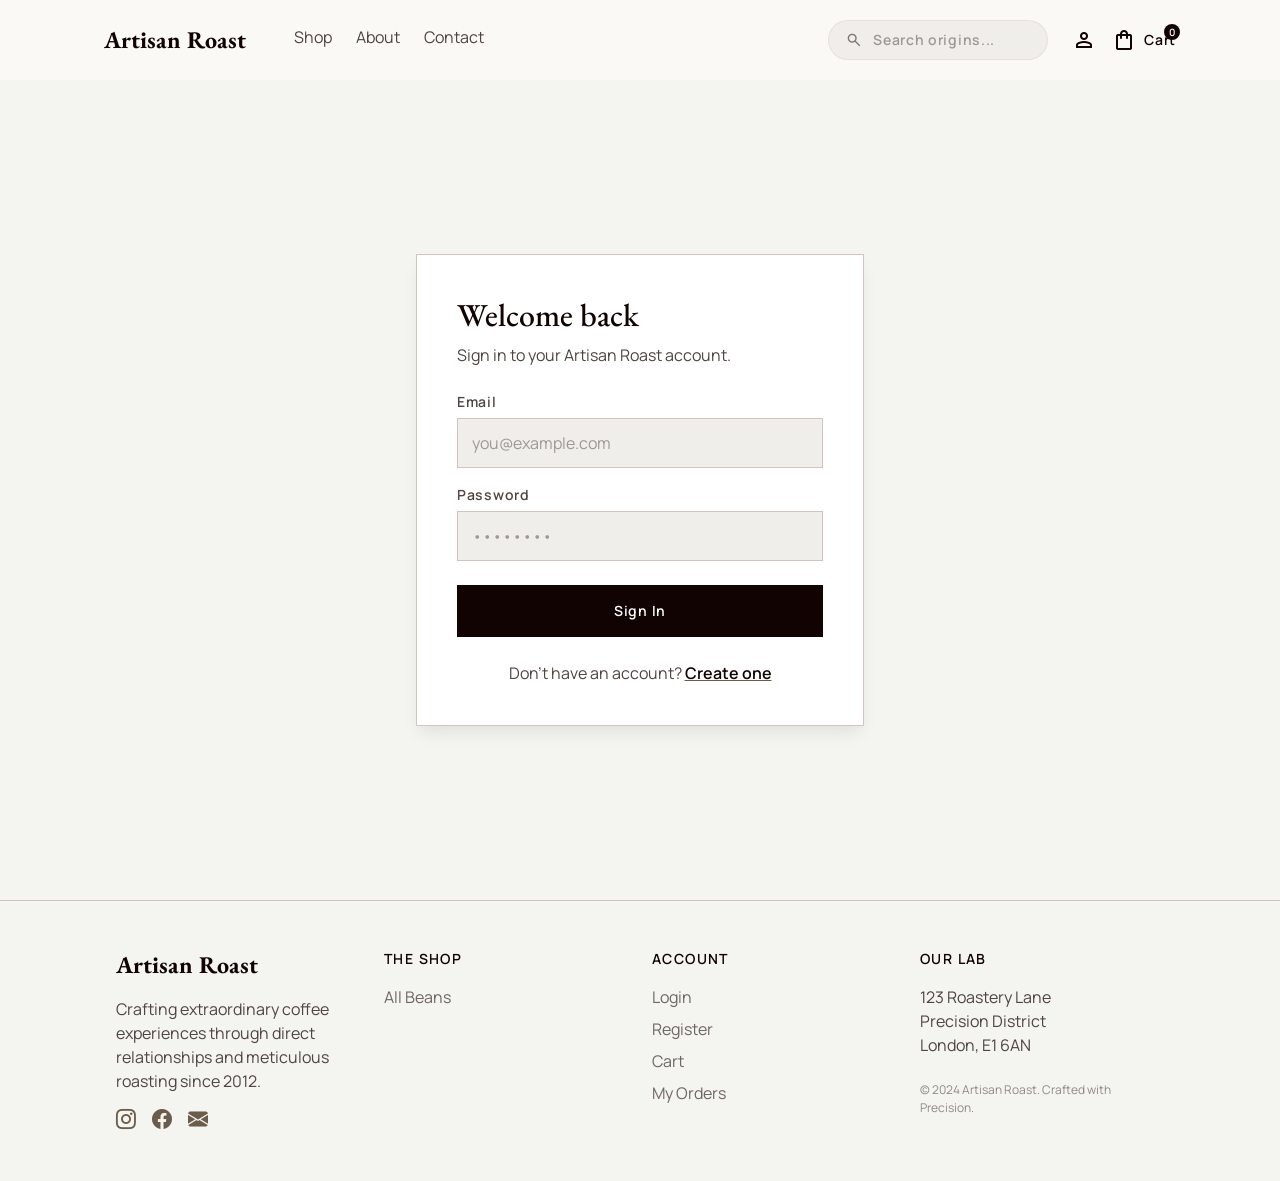
<file: login.html>
<!DOCTYPE html>
<html lang="en">

<head>
    <meta charset="utf-8" />
    <meta content="width=device-width, initial-scale=1.0" name="viewport" />
    <title>Login | Artisan Roast</title>
    <!-- Bootstrap 5 -->
    <link href="https://cdn.jsdelivr.net/npm/bootstrap@5.3.3/dist/css/bootstrap.min.css" rel="stylesheet" />
    <link href="https://fonts.googleapis.com/css2?family=EB+Garamond:ital,wght@0,400..800;1,400..800&amp;family=Manrope:wght@200..800&amp;display=swap" rel="stylesheet" />
    <link href="https://fonts.googleapis.com/css2?family=Material+Symbols+Outlined:wght,FILL@100..700,0..1&amp;display=swap" rel="stylesheet" />
    <link href="https://cdn.jsdelivr.net/npm/bootstrap-icons@1.11.3/font/bootstrap-icons.min.css" rel="stylesheet" />
    <link href="index.css" rel="stylesheet" />
</head>

<body>
    <!-- TopNavBar -->
    <header id="top-nav" class="w-100">
        <nav class="d-flex justify-content-between align-items-center w-100 px-margin container-max nav-height">
            <div class="d-flex align-items-center gap-5">
                <a class="font-headline-sm fw-bold text-primary-c text-decoration-none" href="index.html">Artisan Roast</a>
                <div class="d-none d-md-flex gap-4 align-items-center">
                    <a class="nav-link-ar" href="/shop">Shop</a>
                    <a class="nav-link-ar" href="/about">About</a>
                    <a class="nav-link-ar" href="index.html#footer">Contact</a>
                </div>
            </div>
            <div class="d-flex align-items-center gap-4">
                <form class="d-none d-md-flex align-items-center px-3 py-2 search-pill" action="/shop" method="get">
                    <span class="material-symbols-outlined text-outline icon-18">search</span>
                    <input class="font-label-md ms-2" name="q" placeholder="Search origins..." type="text" />
                </form>
                <div class="d-flex align-items-center gap-3">
                    <a class="btn p-0 border-0 material-symbols-outlined text-primary-c text-decoration-none" href="login.html" aria-label="Account">person</a>
                    <a class="btn p-0 border-0 position-relative d-flex align-items-center gap-2 font-label-md text-primary-c text-decoration-none" href="/cart">
                        <span class="material-symbols-outlined">shopping_bag</span>
                        <span class="d-none d-sm-inline">Cart</span>
                        <span class="cart-badge">0</span>
                    </a>
                </div>
                <button class="btn p-0 border-0 d-md-none material-symbols-outlined text-primary-c" type="button" data-bs-toggle="collapse" data-bs-target="#mobileMenu" aria-controls="mobileMenu" aria-expanded="false" aria-label="Toggle menu">menu</button>
            </div>
        </nav>
        <!-- Mobile menu (revealed by the hamburger below md) -->
        <div class="collapse d-md-none" id="mobileMenu">
            <div class="px-margin py-3 d-flex flex-column gap-3 mobile-menu">
                <a class="nav-link-ar" href="/shop">Shop</a>
                <a class="nav-link-ar" href="/about">About</a>
                <a class="nav-link-ar" href="index.html#footer">Contact</a>
                <form class="d-flex align-items-center px-3 py-2 search-pill" action="/shop" method="get">
                    <span class="material-symbols-outlined text-outline icon-18">search</span>
                    <input class="font-label-md ms-2" name="q" placeholder="Search origins..." type="text" />
                </form>
            </div>
        </div>
    </header>

    <main>
        <section class="auth-wrap px-margin">
            <div class="auth-card">
                <h1 class="font-headline-md text-primary-c mb-2">Welcome back</h1>
                <!-- <div class="auth-divider"></div> -->
                <p class="text-on-surface-variant font-body-md mb-4">Sign in to your Artisan Roast account.</p>

                <form class="d-flex flex-column gap-3" action="/api/auth/login" method="post">
                    <div class="ar-field">
                        <label class="ar-label" for="email">Email</label>
                        <input class="ar-input" id="email" name="email" type="email" placeholder="you@example.com" required />
                    </div>
                    <div class="ar-field">
                        <label class="ar-label" for="password">Password</label>
                        <input class="ar-input" id="password" name="password" type="password" placeholder="••••••••" required />
                    </div>
                    <button class="btn-ar-primary w-100 py-3 font-label-md mt-2" type="submit">Sign In</button>
                </form>

                <p class="text-on-surface-variant font-body-md text-center mt-4 mb-0">
                    Don't have an account?
                    <a class="auth-alt-link" href="register.html">Create one</a>
                </p>
            </div>
        </section>
    </main>

    <!-- Footer -->
    <footer class="footer w-100 py-5" id="footer">
        <div class="row gx-gutter g-4 px-margin container-max">
            <div class="col-12 col-md-3">
                <a class="font-headline-sm text-primary-c d-block fw-bold text-decoration-none" href="index.html">Artisan Roast</a>
                <p class="text-on-surface-variant font-body-md small mt-3">
                    Crafting extraordinary coffee experiences through direct relationships and meticulous roasting since 2012.
                </p>
                <div class="d-flex gap-3">
                    <a class="social-link" href="https://www.instagram.com/artisanroast" target="_blank" rel="noopener" aria-label="Instagram"><i class="bi bi-instagram"></i></a>
                    <a class="social-link" href="https://www.facebook.com/artisanroast" target="_blank" rel="noopener" aria-label="Facebook"><i class="bi bi-facebook"></i></a>
                    <a class="social-link" href="mailto:hello@artisanroast.coffee" aria-label="Email us"><i class="bi bi-envelope-fill"></i></a>
                </div>
            </div>
            <div class="col-12 col-md-3">
                <h4 class="font-label-md text-primary-c uppercase-wide">The Shop</h4>
                <ul class="list-unstyled d-flex flex-column gap-2 mt-3">
                    <li><a class="footer-link underline" href="/shop">All Beans</a></li>
                </ul>
            </div>
            <div class="col-12 col-md-3">
                <h4 class="font-label-md text-primary-c uppercase-wide">Account</h4>
                <ul class="list-unstyled d-flex flex-column gap-2 mt-3">
                    <li><a class="footer-link" href="login.html">Login</a></li>
                    <li><a class="footer-link" href="register.html">Register</a></li>
                    <li><a class="footer-link" href="/cart">Cart</a></li>
                    <li><a class="footer-link" href="/account/orders">My Orders</a></li>
                </ul>
            </div>
            <div class="col-12 col-md-3">
                <h4 class="font-label-md text-primary-c uppercase-wide">Our Lab</h4>
                <p class="text-on-surface-variant font-body-md small mt-3">
                    123 Roastery Lane<br />
                    Precision District<br />
                    London, E1 6AN
                </p>
                <div class="pt-2">
                    <p class="text-on-surface-variant copyright">© 2024 Artisan Roast. Crafted with Precision.</p>
                </div>
            </div>
        </div>
    </footer>
    <script src="https://cdn.jsdelivr.net/npm/bootstrap@5.3.3/dist/js/bootstrap.bundle.min.js"></script>
    <script>
    // Scroll interaction for the TopAppBar
    window.addEventListener('scroll', () => {
        const header = document.getElementById('top-nav');
        if (window.scrollY > 50) {
            header.classList.add('scrolled');
        } else {
            header.classList.remove('scrolled');
        }
    });
    </script>
</body>

</html>
</file>
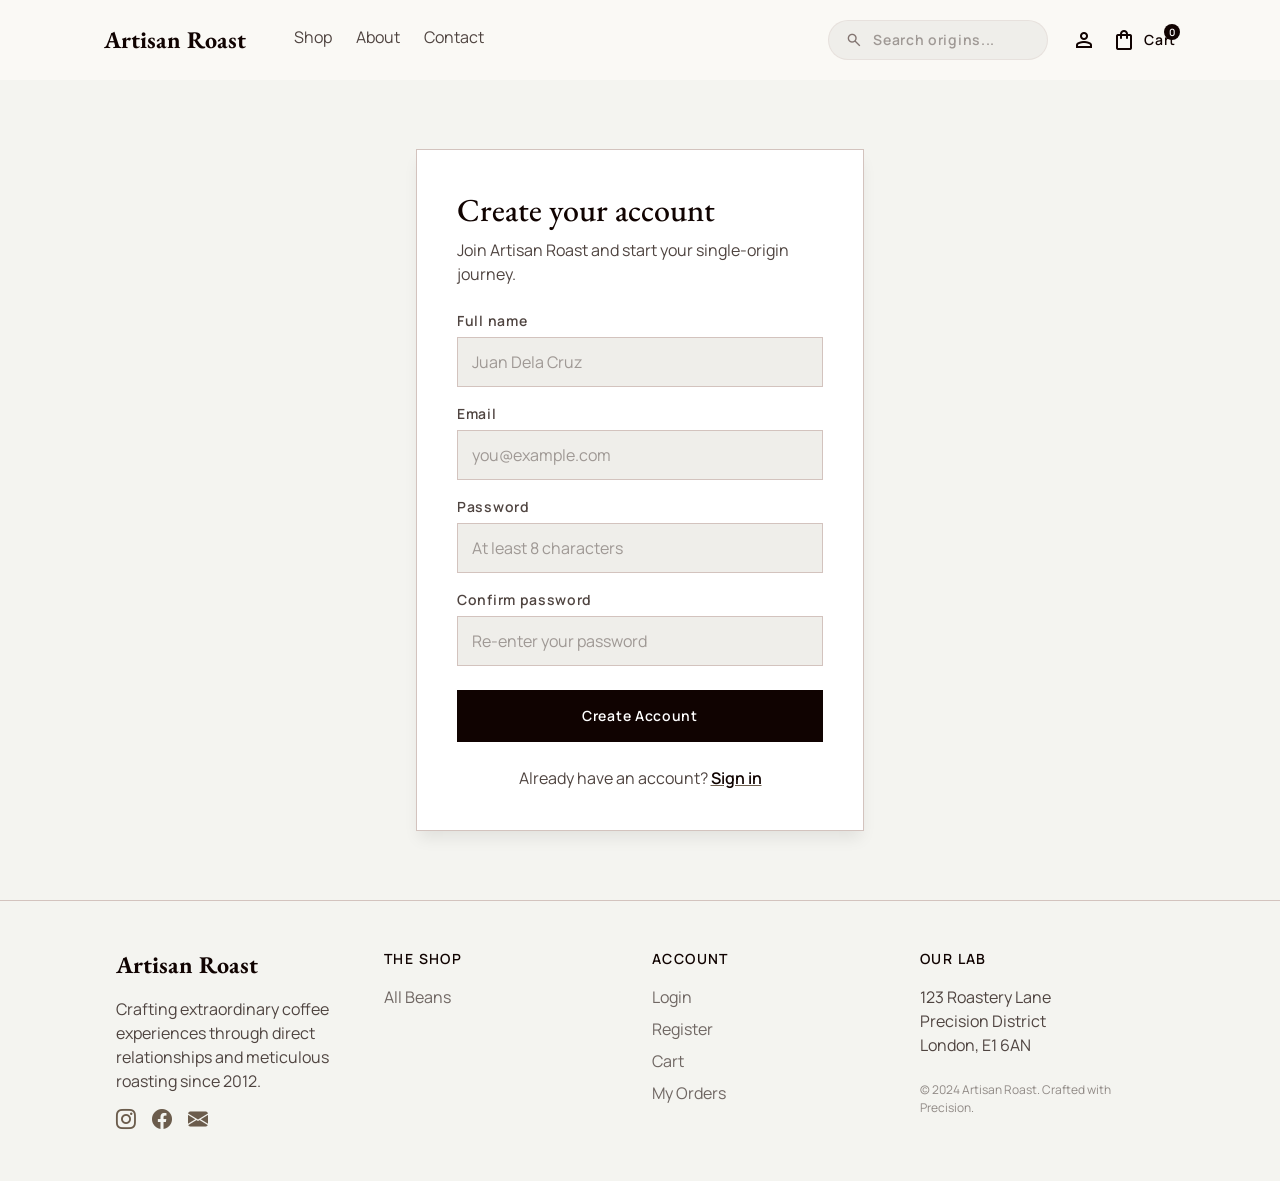
<file: register.html>
<!DOCTYPE html>
<html lang="en">

<head>
    <meta charset="utf-8" />
    <meta content="width=device-width, initial-scale=1.0" name="viewport" />
    <title>Register | Artisan Roast</title>
    <!-- Bootstrap 5 -->
    <link href="https://cdn.jsdelivr.net/npm/bootstrap@5.3.3/dist/css/bootstrap.min.css" rel="stylesheet" />
    <link href="https://fonts.googleapis.com/css2?family=EB+Garamond:ital,wght@0,400..800;1,400..800&amp;family=Manrope:wght@200..800&amp;display=swap" rel="stylesheet" />
    <link href="https://fonts.googleapis.com/css2?family=Material+Symbols+Outlined:wght,FILL@100..700,0..1&amp;display=swap" rel="stylesheet" />
    <link href="https://cdn.jsdelivr.net/npm/bootstrap-icons@1.11.3/font/bootstrap-icons.min.css" rel="stylesheet" />
    <link href="index.css" rel="stylesheet" />
</head>

<body>
    <!-- TopNavBar -->
    <header id="top-nav" class="w-100">
        <nav class="d-flex justify-content-between align-items-center w-100 px-margin container-max nav-height">
            <div class="d-flex align-items-center gap-5">
                <a class="font-headline-sm fw-bold text-primary-c text-decoration-none" href="index.html">Artisan Roast</a>
                <div class="d-none d-md-flex gap-4 align-items-center">
                    <a class="nav-link-ar" href="/shop">Shop</a>
                    <a class="nav-link-ar" href="/about">About</a>
                    <a class="nav-link-ar" href="index.html#footer">Contact</a>
                </div>
            </div>
            <div class="d-flex align-items-center gap-4">
                <form class="d-none d-md-flex align-items-center px-3 py-2 search-pill" action="/shop" method="get">
                    <span class="material-symbols-outlined text-outline icon-18">search</span>
                    <input class="font-label-md ms-2" name="q" placeholder="Search origins..." type="text" />
                </form>
                <div class="d-flex align-items-center gap-3">
                    <a class="btn p-0 border-0 material-symbols-outlined text-primary-c text-decoration-none" href="login.html" aria-label="Account">person</a>
                    <a class="btn p-0 border-0 position-relative d-flex align-items-center gap-2 font-label-md text-primary-c text-decoration-none" href="/cart">
                        <span class="material-symbols-outlined">shopping_bag</span>
                        <span class="d-none d-sm-inline">Cart</span>
                        <span class="cart-badge">0</span>
                    </a>
                </div>
                <button class="btn p-0 border-0 d-md-none material-symbols-outlined text-primary-c" type="button" data-bs-toggle="collapse" data-bs-target="#mobileMenu" aria-controls="mobileMenu" aria-expanded="false" aria-label="Toggle menu">menu</button>
            </div>
        </nav>
        <!-- Mobile menu (revealed by the hamburger below md) -->
        <div class="collapse d-md-none" id="mobileMenu">
            <div class="px-margin py-3 d-flex flex-column gap-3 mobile-menu">
                <a class="nav-link-ar" href="/shop">Shop</a>
                <a class="nav-link-ar" href="/about">About</a>
                <a class="nav-link-ar" href="index.html#footer">Contact</a>
                <form class="d-flex align-items-center px-3 py-2 search-pill" action="/shop" method="get">
                    <span class="material-symbols-outlined text-outline icon-18">search</span>
                    <input class="font-label-md ms-2" name="q" placeholder="Search origins..." type="text" />
                </form>
            </div>
        </div>
    </header>

    <main>
        <section class="auth-wrap px-margin">
            <div class="auth-card">
                <h1 class="font-headline-md text-primary-c mb-2">Create your account</h1>
                <!-- <div class="auth-divider"></div> -->
                <p class="text-on-surface-variant font-body-md mb-4">Join Artisan Roast and start your single-origin journey.</p>

                <form class="d-flex flex-column gap-3" action="/api/auth/register" method="post">
                    <div class="ar-field">
                        <label class="ar-label" for="name">Full name</label>
                        <input class="ar-input" id="name" name="name" type="text" placeholder="Juan Dela Cruz" required />
                    </div>
                    <div class="ar-field">
                        <label class="ar-label" for="email">Email</label>
                        <input class="ar-input" id="email" name="email" type="email" placeholder="you@example.com" required />
                    </div>
                    <div class="ar-field">
                        <label class="ar-label" for="password">Password</label>
                        <input class="ar-input" id="password" name="password" type="password" placeholder="At least 8 characters" minlength="8" required />
                    </div>
                    <div class="ar-field">
                        <label class="ar-label" for="confirm">Confirm password</label>
                        <input class="ar-input" id="confirm" name="confirm" type="password" placeholder="Re-enter your password" minlength="8" required />
                    </div>
                    <button class="btn-ar-primary w-100 py-3 font-label-md mt-2" type="submit">Create Account</button>
                </form>

                <p class="text-on-surface-variant font-body-md text-center mt-4 mb-0">
                    Already have an account?
                    <a class="auth-alt-link" href="login.html">Sign in</a>
                </p>
            </div>
        </section>
    </main>

    <!-- Footer -->
    <footer class="footer w-100 py-5" id="footer">
        <div class="row gx-gutter g-4 px-margin container-max">
            <div class="col-12 col-md-3">
                <a class="font-headline-sm text-primary-c d-block fw-bold text-decoration-none" href="index.html">Artisan Roast</a>
                <p class="text-on-surface-variant font-body-md small mt-3">
                    Crafting extraordinary coffee experiences through direct relationships and meticulous roasting since 2012.
                </p>
                <div class="d-flex gap-3">
                    <a class="social-link" href="https://www.instagram.com/artisanroast" target="_blank" rel="noopener" aria-label="Instagram"><i class="bi bi-instagram"></i></a>
                    <a class="social-link" href="https://www.facebook.com/artisanroast" target="_blank" rel="noopener" aria-label="Facebook"><i class="bi bi-facebook"></i></a>
                    <a class="social-link" href="mailto:hello@artisanroast.coffee" aria-label="Email us"><i class="bi bi-envelope-fill"></i></a>
                </div>
            </div>
            <div class="col-12 col-md-3">
                <h4 class="font-label-md text-primary-c uppercase-wide">The Shop</h4>
                <ul class="list-unstyled d-flex flex-column gap-2 mt-3">
                    <li><a class="footer-link underline" href="/shop">All Beans</a></li>
                </ul>
            </div>
            <div class="col-12 col-md-3">
                <h4 class="font-label-md text-primary-c uppercase-wide">Account</h4>
                <ul class="list-unstyled d-flex flex-column gap-2 mt-3">
                    <li><a class="footer-link" href="login.html">Login</a></li>
                    <li><a class="footer-link" href="register.html">Register</a></li>
                    <li><a class="footer-link" href="/cart">Cart</a></li>
                    <li><a class="footer-link" href="/account/orders">My Orders</a></li>
                </ul>
            </div>
            <div class="col-12 col-md-3">
                <h4 class="font-label-md text-primary-c uppercase-wide">Our Lab</h4>
                <p class="text-on-surface-variant font-body-md small mt-3">
                    123 Roastery Lane<br />
                    Precision District<br />
                    London, E1 6AN
                </p>
                <div class="pt-2">
                    <p class="text-on-surface-variant copyright">© 2024 Artisan Roast. Crafted with Precision.</p>
                </div>
            </div>
        </div>
    </footer>
    <script src="https://cdn.jsdelivr.net/npm/bootstrap@5.3.3/dist/js/bootstrap.bundle.min.js"></script>
    <script>
    // Scroll interaction for the TopAppBar
    window.addEventListener('scroll', () => {
        const header = document.getElementById('top-nav');
        if (window.scrollY > 50) {
            header.classList.add('scrolled');
        } else {
            header.classList.remove('scrolled');
        }
    });
    </script>
</body>

</html>
</file>
<file: index.css>
:root {
    --surface-dim: #dbdad6;
    --inverse-primary: #e3bfb2;
    --on-surface-variant: #4f4440;
    --primary-container: #2e1a12;
    --on-secondary: #ffffff;
    --primary-fixed: #ffdbce;
    --tertiary: #000904;
    --on-surface: #1b1c1a;
    --surface-container-highest: #e3e2df;
    --background: #faf9f5;
    --error: #ba1a1a;
    --tertiary-fixed: #ccead8;
    --outline: #827470;
    --on-primary: #ffffff;
    --tertiary-fixed-dim: #b0cdbc;
    --secondary-fixed-dim: #d7c3b0;
    --surface-variant: #e3e2df;
    --primary: #100301;
    --outline-variant: #d3c3be;
    --on-background: #1b1c1a;
    --secondary: #6b5c4c;
    --on-tertiary: #ffffff;
    --surface-container-lowest: #ffffff;
    --primary-fixed-dim: #e3bfb2;
    --surface-container-low: #f4f4f0;
    --surface-container: #efeeea;
    --secondary-fixed: #f4dfcb;
    --surface-bright: #faf9f5;
    --on-tertiary-fixed: #062015;
    --surface-container-high: #e9e8e4;
    --secondary-container: #f4dfcb;
    --inverse-surface: #2f312e;
    --on-primary-container: #9f8074;
    --tertiary-container: #092419;
    --on-primary-fixed: #2a170f;
    --surface: #faf9f5;

    --gutter: 24px;
    --container-max: 1200px;
    --margin-desktop: 64px;
    --margin-mobile: 20px;
}

html { scroll-behavior: smooth; }

body {
    background-color: var(--background);
    color: var(--on-background);
    font-family: 'Manrope', sans-serif;
    -webkit-font-smoothing: antialiased;
}

/* ---- Type scale ---- */
.font-display-lg {
    font-family: 'EB Garamond', serif;
    font-size: 48px; line-height: 56px;
    letter-spacing: -0.02em; font-weight: 600;
}
.font-headline-md {
    font-family: 'EB Garamond', serif;
    font-size: 32px; line-height: 40px; font-weight: 500;
}
.font-headline-sm {
    font-family: 'EB Garamond', serif;
    font-size: 24px; line-height: 32px; font-weight: 500;
}
.font-body-lg {
    font-family: 'Manrope', sans-serif;
    font-size: 18px; line-height: 28px; font-weight: 400;
}
.font-body-md {
    font-family: 'Manrope', sans-serif;
    font-size: 16px; line-height: 24px; font-weight: 400;
}
.font-label-md {
    font-family: 'Manrope', sans-serif;
    font-size: 14px; line-height: 20px;
    letter-spacing: 0.05em; font-weight: 600;
}
.font-label-sm {
    font-family: 'Manrope', sans-serif;
    font-size: 12px; line-height: 16px; font-weight: 500;
}
/* Full size on desktop (48px base); step down to 36px on mobile */
@media (max-width: 767.98px) {
    .font-display-lg.display-mobile-md {
        font-size: 36px; line-height: 44px; letter-spacing: -0.01em;
    }
}

/* ---- Color helpers ---- */
.text-primary-c { color: var(--primary) !important; }
.text-on-primary { color: var(--on-primary) !important; }
.text-on-primary-container { color: var(--on-primary-container) !important; }
.text-secondary-c { color: var(--secondary) !important; }
.text-on-surface-variant { color: var(--on-surface-variant) !important; }
.text-tertiary-fixed { color: var(--tertiary-fixed) !important; }
.text-tertiary-fixed-dim { color: var(--tertiary-fixed-dim) !important; }
.text-on-tertiary-fixed { color: var(--on-tertiary-fixed) !important; }
.text-outline { color: var(--outline) !important; }
.text-surface-low { color: var(--surface-container-low) !important; }

.bg-background { background-color: var(--background) !important; }
.bg-primary-c { background-color: var(--primary) !important; }
.bg-surface-container { background-color: var(--surface-container) !important; }
.bg-surface-container-low { background-color: var(--surface-container-low) !important; }
.bg-surface-container-lowest { background-color: var(--surface-container-lowest) !important; }
.bg-surface-container-high { background-color: var(--surface-container-high) !important; }
.bg-tertiary-fixed { background-color: var(--tertiary-fixed) !important; }

.border-outline-variant { border-color: var(--outline-variant) !important; }

/* ---- Layout tokens ---- */
.container-max {
    max-width: var(--container-max);
    margin-left: auto;
    margin-right: auto;
}
.px-margin {
    padding-left: var(--margin-mobile);
    padding-right: var(--margin-mobile);
}
@media (min-width: 768px) {
    .px-margin {
        padding-left: var(--margin-desktop);
        padding-right: var(--margin-desktop);
    }
}
.gx-gutter { --bs-gutter-x: var(--gutter); --bs-gutter-y: var(--gutter); }

.hero-shadow { text-shadow: 0 2px 4px rgba(0,0,0,0.3); }

/* ---- Nav ---- */
.nav-link-ar {
    color: var(--on-surface-variant);
    text-decoration: none;
    font-size: 16px;
    padding-bottom: 4px;
    border-bottom: 2px solid transparent;   /* reserve space so text never shifts */
    transition: color .2s ease, border-color .2s ease;
}
.nav-link-ar:hover {
    color: var(--primary);
    border-bottom-color: var(--primary);    /* underline appears on hover */
}
.nav-link-ar.active {
    color: var(--primary);
    font-weight: 700;
    border-bottom-color: var(--primary);    /* underline stays for the current page */
}
.search-pill {
    background: var(--surface-container);
    border: 1px solid rgba(211,195,190,0.3);
    border-radius: 999px;
}
.search-pill input { background: transparent; border: none; outline: none; width: 10rem; }
.search-pill input::placeholder { color: rgba(79,68,64,0.5); }

.cart-badge {
    position: absolute; top: -4px; right: -4px;
    background: var(--primary); color: var(--on-primary);
    font-size: 10px; width: 16px; height: 16px;
    border-radius: 999px;
    display: flex; align-items: center; justify-content: center;
}

#top-nav {
    position: sticky; top: 0; z-index: 1050;
    background: var(--background);
    transition: all .3s ease;
}
#top-nav.scrolled {
    background: rgba(250,249,245,0.95);
    backdrop-filter: blur(12px);
    box-shadow: 0 1px 2px rgba(0,0,0,.08);
}

/* ---- Buttons ---- */
.btn-ar-primary {
    background: var(--primary); color: var(--on-primary);
    border: none; border-radius: 0;
    transition: background-color .2s ease;
}
.btn-ar-primary:hover { background: var(--primary-container); color: var(--on-primary); }
.btn-ar-light {
    background: var(--surface-container-lowest); color: var(--primary);
    border: none; border-radius: 0;
    box-shadow: 0 20px 25px -5px rgba(0,0,0,.1);
    transition: transform .2s ease, background-color .2s ease;
}
.btn-ar-light:hover { background: #fff; color: var(--primary); transform: translateY(-2px); }
.btn-ar-outline-light {
    border: 1px solid rgba(255,255,255,0.5); color: #fff;
    background: transparent; border-radius: 0;
    backdrop-filter: blur(4px);
    transition: background-color .2s ease;
}
.btn-ar-outline-light:hover { background: rgba(255,255,255,0.1); color: #fff; }
.btn-circle {
    width: 48px; height: 48px; border-radius: 999px;
    border: 1px solid var(--outline-variant);
    background: transparent; color: var(--on-background);
    display: flex; align-items: center; justify-content: center;
    transition: all .3s ease;
}
.btn-circle:hover { background: var(--primary); color: #fff; }

.badge-pill {
    background: rgba(204,234,216,0.2);
    border: 1px solid rgba(204,234,216,0.3);
    color: var(--tertiary-fixed);
    border-radius: 999px;
    backdrop-filter: blur(4px);
}
.badge-tag {
    border-radius: 999px;
    text-transform: uppercase;
    letter-spacing: 0.1em;
    font-size: 10px;
}
.chip {
    font-size: 10px;
    background: var(--surface-container-high);
    color: var(--on-surface-variant);
    border-radius: 4px;
    padding: 2px 8px;
}

/* ---- Hero ---- */
.hero { position: relative; height: 85vh; overflow: hidden; display: flex; align-items: center; }
.hero-img { position: absolute; inset: 0; }
.hero-img img { width: 100%; height: 100%; object-fit: cover; }
.hero-overlay {
    position: absolute; inset: 0;
    background: linear-gradient(to right, rgba(0,0,0,0.7), rgba(0,0,0,0.3) 70%, transparent);
}

/* ---- Category cards ---- */
.cat-card { position: relative; aspect-ratio: 4/5; overflow: hidden; background: var(--surface-container); cursor: pointer; border-radius: 0; }
.cat-card .cat-img { position: absolute; inset: 0; transition: transform .7s ease; }
.cat-card .cat-img img { width: 100%; height: 100%; object-fit: cover; filter: grayscale(20%); transition: filter .5s ease; }
.cat-card:hover .cat-img { transform: scale(1.1); }
.cat-card:hover .cat-img img { filter: grayscale(0); }
.cat-overlay {
    position: absolute; inset: 0;
    background: linear-gradient(to top, rgba(0,0,0,0.8), rgba(0,0,0,0.2) 50%, transparent);
}
.cat-underline { height: 2px; width: 0; background: #fff; transition: width .5s ease; }
.cat-card:hover .cat-underline { width: 100%; }

/* ---- Product cards ---- */
.product-card {
    background: var(--background);
    display: flex; flex-direction: column; height: 100%;
    border: 1px solid transparent;
    border-radius: 0;   /* keep square corners despite Bootstrap .card defaults */
    box-shadow: 0 1px 2px rgba(0,0,0,.06);
    transition: all .3s ease;
}
.product-card:hover { border-color: var(--outline-variant); box-shadow: 0 10px 15px -3px rgba(0,0,0,.1); }
.product-img { position: relative; aspect-ratio: 1/1; overflow: hidden; background: var(--surface-container); }
.product-img img { width: 100%; height: 100%; object-fit: cover; transition: transform .5s ease; }
.product-card:hover .product-img img { transform: scale(1.05); }

.dot-active { width: 32px; height: 4px; background: var(--primary); }
.dot { width: 8px; height: 4px; background: var(--outline-variant); }

.link-underline-ar {
    color: var(--primary); text-decoration: none;
    border-bottom: 2px solid transparent;   /* hidden until hover */
    padding-bottom: 4px;
    display: inline-flex; align-items: center; gap: 8px;
    transition: gap .3s ease, border-color .2s ease;
}
.link-underline-ar:hover { gap: 16px; color: var(--primary); border-bottom-color: var(--primary); }

/* ---- Newsletter ---- */
.newsletter { background: var(--primary); color: var(--on-primary); position: relative; overflow: hidden; }
.newsletter-pattern { position: absolute; inset: 0; opacity: .1; pointer-events: none; }
.newsletter-pattern .grid {
    display: grid; grid-template-columns: repeat(6, 1fr); gap: 16px;
    transform: rotate(12deg) translateY(-80px);
}
.newsletter-pattern .dot-circle { aspect-ratio: 1/1; background: #fff; border-radius: 999px; }
.newsletter input {
    background: rgba(255,255,255,0.1);
    border: 1px solid rgba(255,255,255,0.2);
    color: #fff; outline: none;
}
.newsletter input::placeholder { color: rgba(255,255,255,0.5); }
.newsletter input:focus { border-color: transparent; box-shadow: 0 0 0 2px rgba(255,255,255,0.3); }

/* ---- Footer ---- */
.footer { background: var(--surface-container-low); border-top: 1px solid var(--outline-variant); }
.footer-link { color: var(--on-surface-variant); text-decoration: none; opacity: .8; transition: opacity .2s ease, color .2s ease; }
.footer-link:hover { color: var(--primary); opacity: 1; }
.footer-link.underline { text-decoration: none; }
.footer-link.underline:hover { text-decoration: underline; text-decoration-color: var(--secondary); }
.social-link { color: var(--secondary); transition: color .2s ease; font-size: 1.25rem; line-height: 1; }
.social-link:hover { color: var(--primary); }

/* ---- Mobile menu (collapse panel shown under the navbar on small screens) ---- */
.mobile-menu { border-top: 1px solid var(--outline-variant); }
.mobile-menu .search-pill { width: 100%; }
.mobile-menu .search-pill input { width: 100%; flex: 1 1 auto; }

.material-symbols-outlined { vertical-align: middle; }
.uppercase-wide { text-transform: uppercase; letter-spacing: 0.1em; }

/* ---- Misc layout helpers (moved out of inline styles) ---- */
.nav-height { height: 80px; }
.icon-18 { font-size: 18px; }
.z-10 { z-index: 10; }
.maxw-42 { max-width: 42rem; }
.maxw-36 { max-width: 36rem; }
.maxw-32 { max-width: 32rem; }
.divider-accent { width: 48px; height: 4px; background: var(--primary); }
.product-title { font-size: 20px; }
.copyright { font-size: 12px; opacity: .6; }

/* ---- Auth pages (login / register) ---- */
.auth-wrap {
    min-height: calc(100vh - 80px);
    display: flex; align-items: center; justify-content: center;
    background: var(--surface-container-low);
    padding: 48px 0;
}
.auth-card {
    width: 100%; max-width: 28rem;
    background: var(--surface-container-lowest);
    border: 1px solid var(--outline-variant);
    box-shadow: 0 10px 15px -3px rgba(0,0,0,.08);
    padding: 40px;
}
.ar-field { display: flex; flex-direction: column; gap: 6px; }
.ar-label {
    font-family: 'Manrope', sans-serif;
    font-size: 14px; font-weight: 600; letter-spacing: 0.05em;
    color: var(--on-surface-variant);
}
.ar-input {
    width: 100%;
    background: var(--surface-container);
    border: 1px solid var(--outline-variant);
    border-radius: 0;
    padding: 12px 14px;
    font-family: 'Manrope', sans-serif;
    font-size: 16px;
    color: var(--on-surface);
    outline: none;
    transition: border-color .2s ease, box-shadow .2s ease;
}
.ar-input::placeholder { color: rgba(79,68,64,0.5); }
.ar-input:focus {
    border-color: var(--primary);
    box-shadow: 0 0 0 2px rgba(16,3,1,0.12);
}
.auth-divider {
    width: 48px; height: 4px; background: var(--primary);
    margin: 12px 0 4px;
}
.auth-alt-link { color: var(--primary); font-weight: 600; text-decoration: underline; text-decoration-color: var(--secondary); }
.auth-alt-link:hover { color: var(--primary-container); }
</file>
